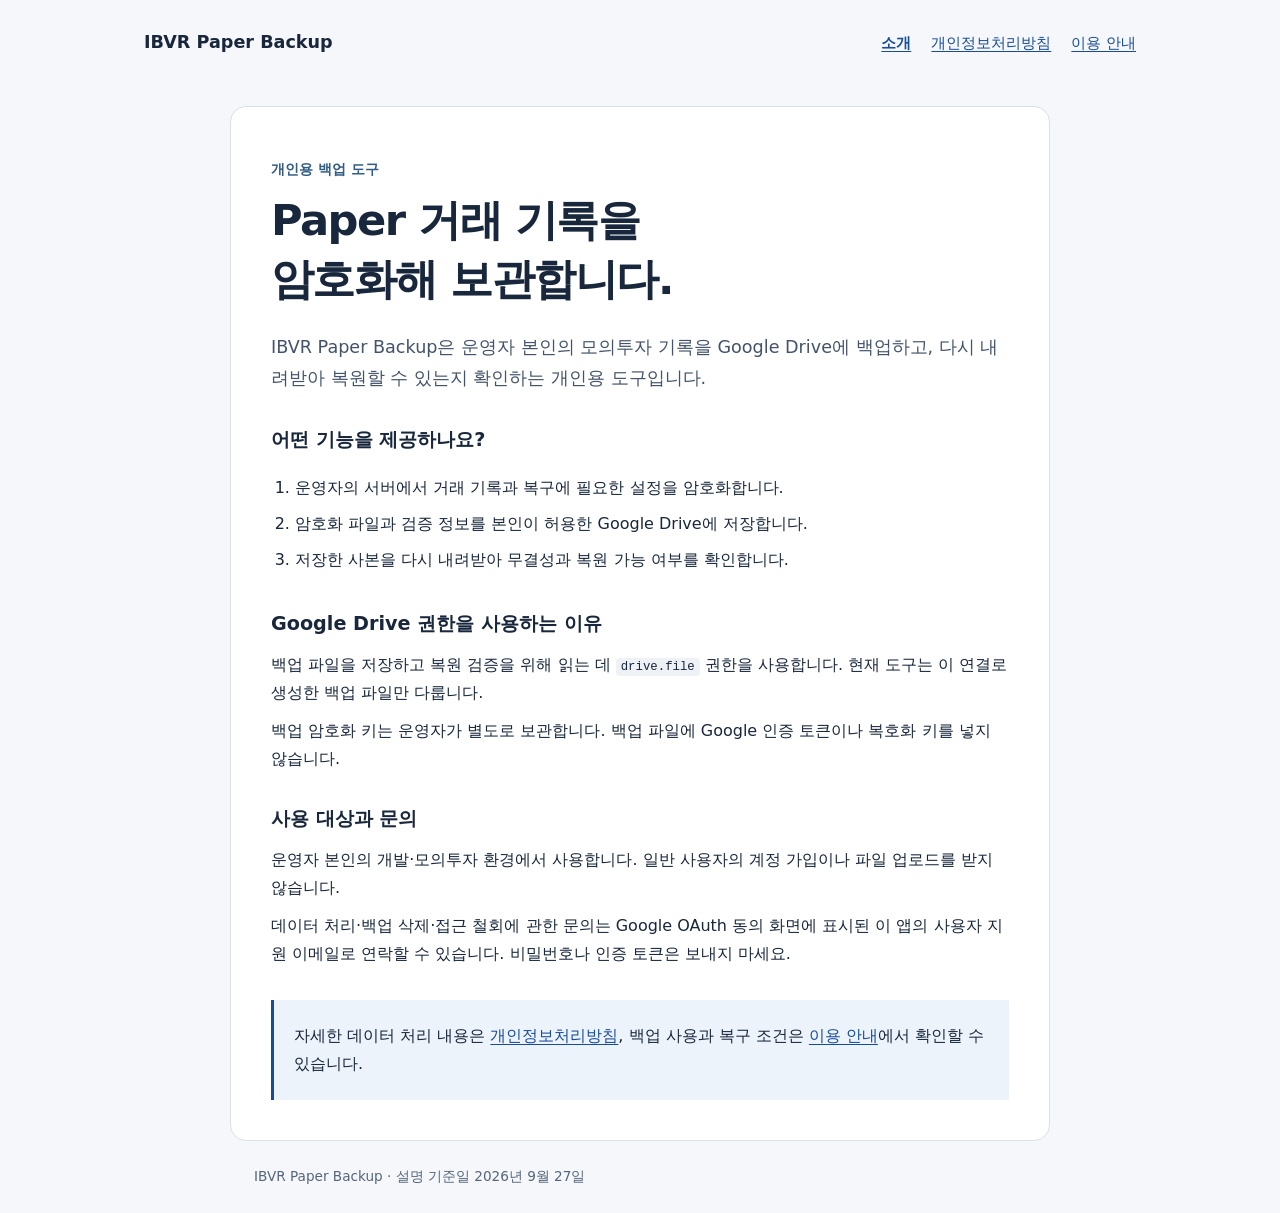
<file: index.html>
<!doctype html>
<html lang="ko">
<head>
  <meta charset="utf-8">
  <meta name="viewport" content="width=device-width, initial-scale=1">
  <meta name="description" content="IBVR Paper Backup의 개인용 Google Drive 암호화 백업 기능과 데이터 사용 안내입니다.">
  <title>IBVR Paper Backup</title>
  <link rel="stylesheet" href="style.css">
</head>
<body>
  <a class="skip" href="#main">본문으로 이동</a>
  <header><a class="brand" href="index.html">IBVR Paper Backup</a><nav aria-label="주 메뉴"><a href="index.html" aria-current="page">소개</a><a href="privacy.html">개인정보처리방침</a><a href="terms.html">이용 안내</a></nav></header>
  <main id="main">
    <p class="label">개인용 백업 도구</p>
    <h1>Paper 거래 기록을<br>암호화해 보관합니다.</h1>
    <p class="intro">IBVR Paper Backup은 운영자 본인의 모의투자 기록을 Google Drive에 백업하고, 다시 내려받아 복원할 수 있는지 확인하는 개인용 도구입니다.</p>
    <section><h2>어떤 기능을 제공하나요?</h2><ol><li>운영자의 서버에서 거래 기록과 복구에 필요한 설정을 암호화합니다.</li><li>암호화 파일과 검증 정보를 본인이 허용한 Google Drive에 저장합니다.</li><li>저장한 사본을 다시 내려받아 무결성과 복원 가능 여부를 확인합니다.</li></ol></section>
    <section><h2>Google Drive 권한을 사용하는 이유</h2><p>백업 파일을 저장하고 복원 검증을 위해 읽는 데 <code>drive.file</code> 권한을 사용합니다. 현재 도구는 이 연결로 생성한 백업 파일만 다룹니다.</p><p>백업 암호화 키는 운영자가 별도로 보관합니다. 백업 파일에 Google 인증 토큰이나 복호화 키를 넣지 않습니다.</p></section>
    <section><h2>사용 대상과 문의</h2><p>운영자 본인의 개발·모의투자 환경에서 사용합니다. 일반 사용자의 계정 가입이나 파일 업로드를 받지 않습니다.</p><p>데이터 처리·백업 삭제·접근 철회에 관한 문의는 Google OAuth 동의 화면에 표시된 이 앱의 사용자 지원 이메일로 연락할 수 있습니다. 비밀번호나 인증 토큰은 보내지 마세요.</p></section>
    <aside><p>자세한 데이터 처리 내용은 <a href="privacy.html">개인정보처리방침</a>, 백업 사용과 복구 조건은 <a href="terms.html">이용 안내</a>에서 확인할 수 있습니다.</p></aside>
  </main>
  <footer>IBVR Paper Backup · 설명 기준일 2026년 9월 27일</footer>
</body>
</html>
</file>
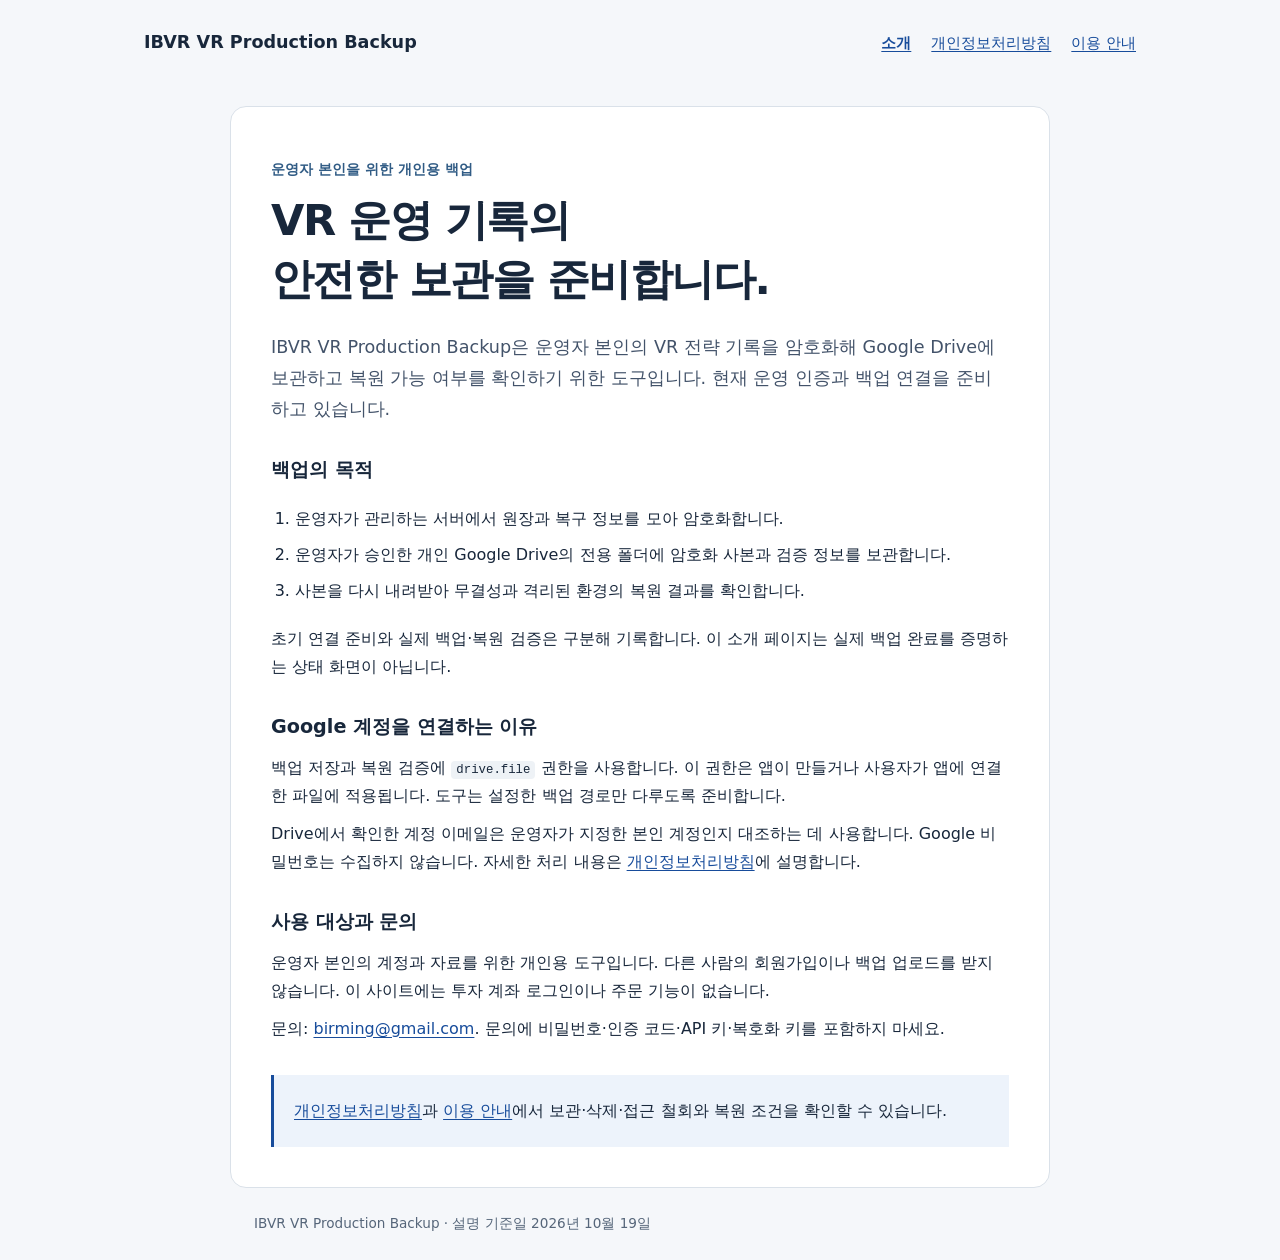
<file: vr-production/index.html>
<!doctype html>
<html lang="ko">
<head>
  <meta charset="utf-8">
  <meta name="viewport" content="width=device-width, initial-scale=1">
  <meta name="description" content="IBVR VR Production Backup의 개인용 Google Drive 백업과 데이터 처리 안내입니다.">
  <title>IBVR VR Production Backup</title>
  <link rel="stylesheet" href="style.css">
</head>
<body>
  <a class="skip" href="#main">본문으로 이동</a>
  <header><a class="brand" href="index.html">IBVR VR Production Backup</a><nav aria-label="주 메뉴"><a href="index.html" aria-current="page">소개</a><a href="privacy.html">개인정보처리방침</a><a href="terms.html">이용 안내</a></nav></header>
  <main id="main">
    <p class="label">운영자 본인을 위한 개인용 백업</p>
    <h1>VR 운영 기록의<br>안전한 보관을 준비합니다.</h1>
    <p class="intro">IBVR VR Production Backup은 운영자 본인의 VR 전략 기록을 암호화해 Google Drive에 보관하고 복원 가능 여부를 확인하기 위한 도구입니다. 현재 운영 인증과 백업 연결을 준비하고 있습니다.</p>
    <section><h2>백업의 목적</h2><ol><li>운영자가 관리하는 서버에서 원장과 복구 정보를 모아 암호화합니다.</li><li>운영자가 승인한 개인 Google Drive의 전용 폴더에 암호화 사본과 검증 정보를 보관합니다.</li><li>사본을 다시 내려받아 무결성과 격리된 환경의 복원 결과를 확인합니다.</li></ol><p>초기 연결 준비와 실제 백업·복원 검증은 구분해 기록합니다. 이 소개 페이지는 실제 백업 완료를 증명하는 상태 화면이 아닙니다.</p></section>
    <section><h2>Google 계정을 연결하는 이유</h2><p>백업 저장과 복원 검증에 <code>drive.file</code> 권한을 사용합니다. 이 권한은 앱이 만들거나 사용자가 앱에 연결한 파일에 적용됩니다. 도구는 설정한 백업 경로만 다루도록 준비합니다.</p><p>Drive에서 확인한 계정 이메일은 운영자가 지정한 본인 계정인지 대조하는 데 사용합니다. Google 비밀번호는 수집하지 않습니다. 자세한 처리 내용은 <a href="privacy.html">개인정보처리방침</a>에 설명합니다.</p></section>
    <section><h2>사용 대상과 문의</h2><p>운영자 본인의 계정과 자료를 위한 개인용 도구입니다. 다른 사람의 회원가입이나 백업 업로드를 받지 않습니다. 이 사이트에는 투자 계좌 로그인이나 주문 기능이 없습니다.</p><p>문의: <a href="mailto:birming@gmail.com">birming@gmail.com</a>. 문의에 비밀번호·인증 코드·API 키·복호화 키를 포함하지 마세요.</p></section>
    <aside><p><a href="privacy.html">개인정보처리방침</a>과 <a href="terms.html">이용 안내</a>에서 보관·삭제·접근 철회와 복원 조건을 확인할 수 있습니다.</p></aside>
  </main>
  <footer>IBVR VR Production Backup · 설명 기준일 2026년 10월 19일</footer>
</body>
</html>
</file>
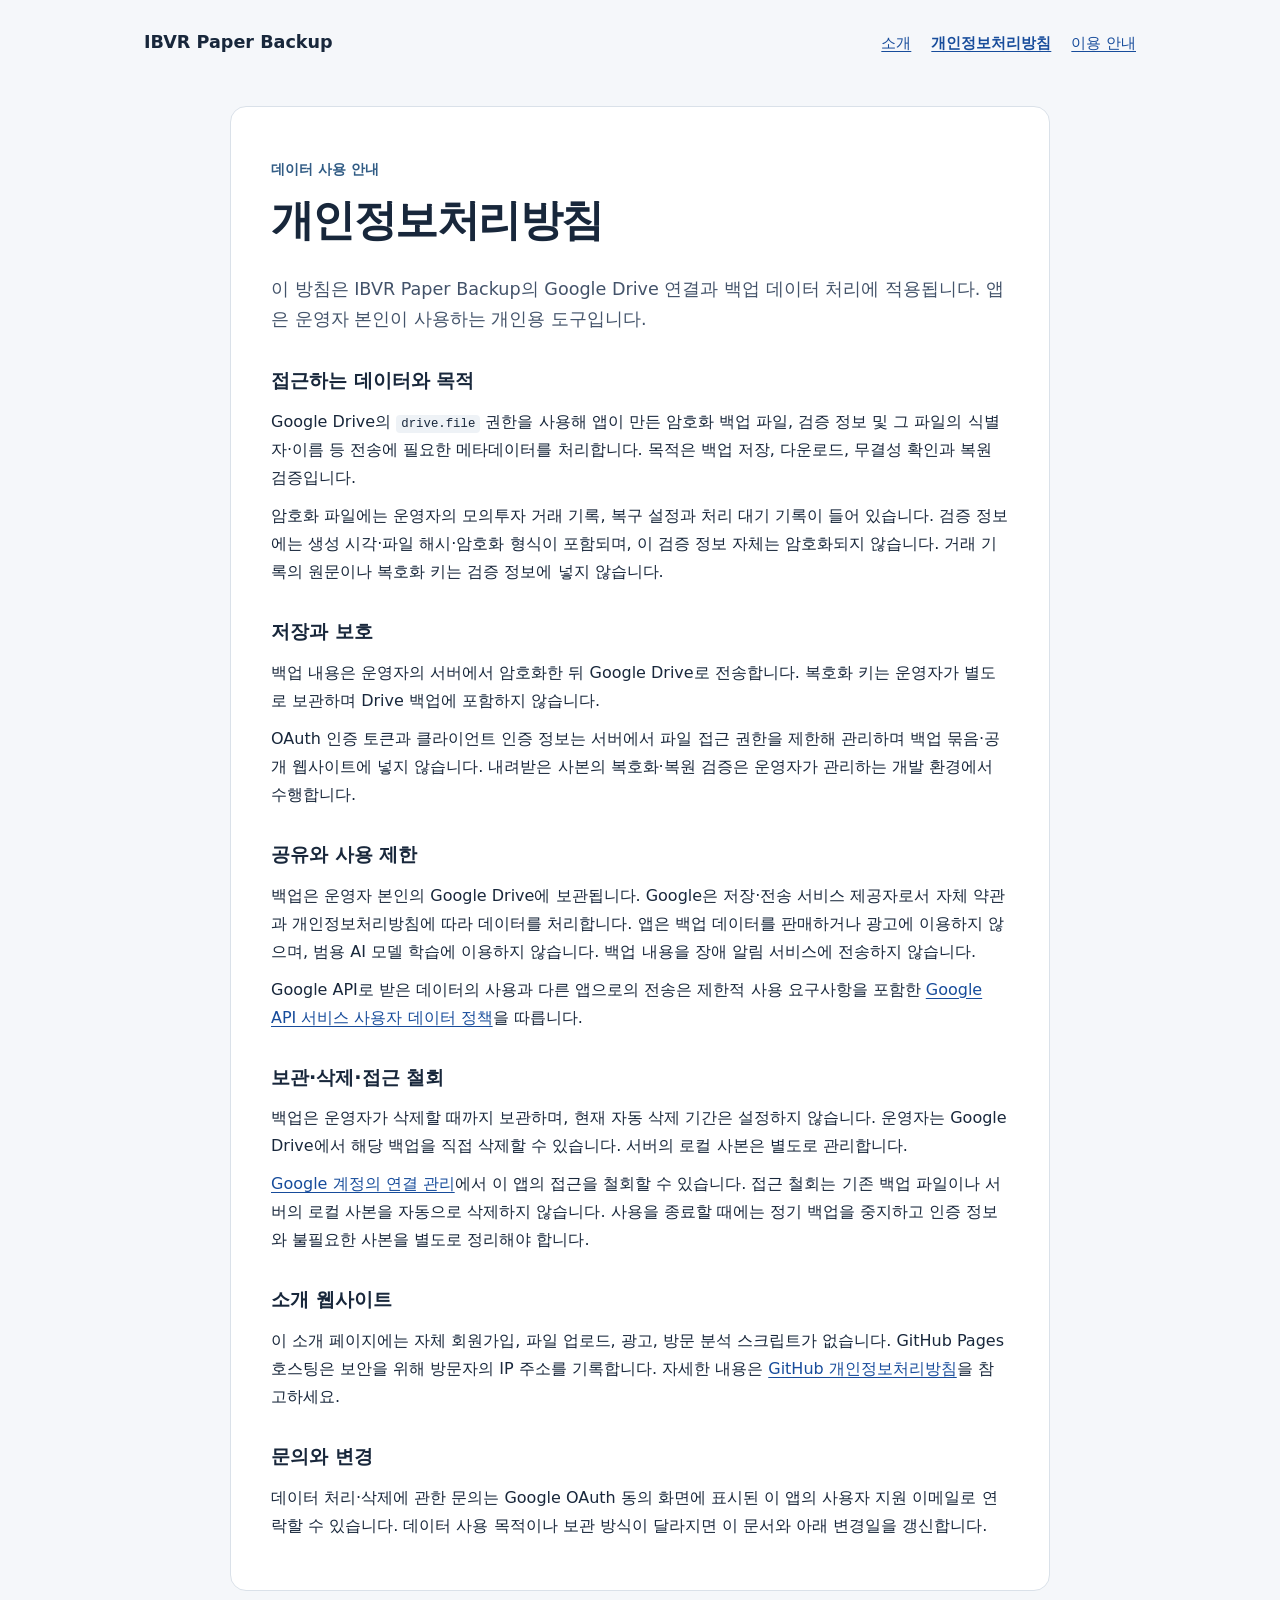
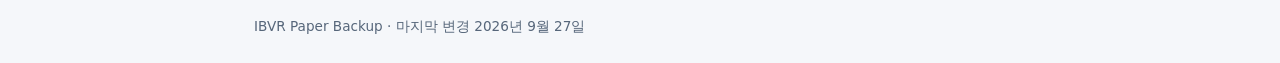
<file: privacy.html>
<!doctype html>
<html lang="ko">
<head>
  <meta charset="utf-8">
  <meta name="viewport" content="width=device-width, initial-scale=1">
  <title>개인정보처리방침 | IBVR Paper Backup</title>
  <link rel="stylesheet" href="style.css">
</head>
<body>
  <a class="skip" href="#main">본문으로 이동</a>
  <header><a class="brand" href="index.html">IBVR Paper Backup</a><nav aria-label="주 메뉴"><a href="index.html">소개</a><a href="privacy.html" aria-current="page">개인정보처리방침</a><a href="terms.html">이용 안내</a></nav></header>
  <main id="main">
    <p class="label">데이터 사용 안내</p><h1>개인정보처리방침</h1>
    <p class="intro">이 방침은 IBVR Paper Backup의 Google Drive 연결과 백업 데이터 처리에 적용됩니다. 앱은 운영자 본인이 사용하는 개인용 도구입니다.</p>
    <section><h2>접근하는 데이터와 목적</h2><p>Google Drive의 <code>drive.file</code> 권한을 사용해 앱이 만든 암호화 백업 파일, 검증 정보 및 그 파일의 식별자·이름 등 전송에 필요한 메타데이터를 처리합니다. 목적은 백업 저장, 다운로드, 무결성 확인과 복원 검증입니다.</p><p>암호화 파일에는 운영자의 모의투자 거래 기록, 복구 설정과 처리 대기 기록이 들어 있습니다. 검증 정보에는 생성 시각·파일 해시·암호화 형식이 포함되며, 이 검증 정보 자체는 암호화되지 않습니다. 거래 기록의 원문이나 복호화 키는 검증 정보에 넣지 않습니다.</p></section>
    <section><h2>저장과 보호</h2><p>백업 내용은 운영자의 서버에서 암호화한 뒤 Google Drive로 전송합니다. 복호화 키는 운영자가 별도로 보관하며 Drive 백업에 포함하지 않습니다.</p><p>OAuth 인증 토큰과 클라이언트 인증 정보는 서버에서 파일 접근 권한을 제한해 관리하며 백업 묶음·공개 웹사이트에 넣지 않습니다. 내려받은 사본의 복호화·복원 검증은 운영자가 관리하는 개발 환경에서 수행합니다.</p></section>
    <section><h2>공유와 사용 제한</h2><p>백업은 운영자 본인의 Google Drive에 보관됩니다. Google은 저장·전송 서비스 제공자로서 자체 약관과 개인정보처리방침에 따라 데이터를 처리합니다. 앱은 백업 데이터를 판매하거나 광고에 이용하지 않으며, 범용 AI 모델 학습에 이용하지 않습니다. 백업 내용을 장애 알림 서비스에 전송하지 않습니다.</p><p>Google API로 받은 데이터의 사용과 다른 앱으로의 전송은 제한적 사용 요구사항을 포함한 <a href="https://developers.google.com/terms/api-services-user-data-policy">Google API 서비스 사용자 데이터 정책</a>을 따릅니다.</p></section>
    <section><h2>보관·삭제·접근 철회</h2><p>백업은 운영자가 삭제할 때까지 보관하며, 현재 자동 삭제 기간은 설정하지 않습니다. 운영자는 Google Drive에서 해당 백업을 직접 삭제할 수 있습니다. 서버의 로컬 사본은 별도로 관리합니다.</p><p><a href="https://myaccount.google.com/connections">Google 계정의 연결 관리</a>에서 이 앱의 접근을 철회할 수 있습니다. 접근 철회는 기존 백업 파일이나 서버의 로컬 사본을 자동으로 삭제하지 않습니다. 사용을 종료할 때에는 정기 백업을 중지하고 인증 정보와 불필요한 사본을 별도로 정리해야 합니다.</p></section>
    <section><h2>소개 웹사이트</h2><p>이 소개 페이지에는 자체 회원가입, 파일 업로드, 광고, 방문 분석 스크립트가 없습니다. GitHub Pages 호스팅은 보안을 위해 방문자의 IP 주소를 기록합니다. 자세한 내용은 <a href="https://docs.github.com/en/site-policy/privacy-policies/github-general-privacy-statement">GitHub 개인정보처리방침</a>을 참고하세요.</p></section>
    <section><h2>문의와 변경</h2><p>데이터 처리·삭제에 관한 문의는 Google OAuth 동의 화면에 표시된 이 앱의 사용자 지원 이메일로 연락할 수 있습니다. 데이터 사용 목적이나 보관 방식이 달라지면 이 문서와 아래 변경일을 갱신합니다.</p></section>
  </main>
  <footer>IBVR Paper Backup · 마지막 변경 2026년 9월 27일</footer>
</body>
</html>
</file>
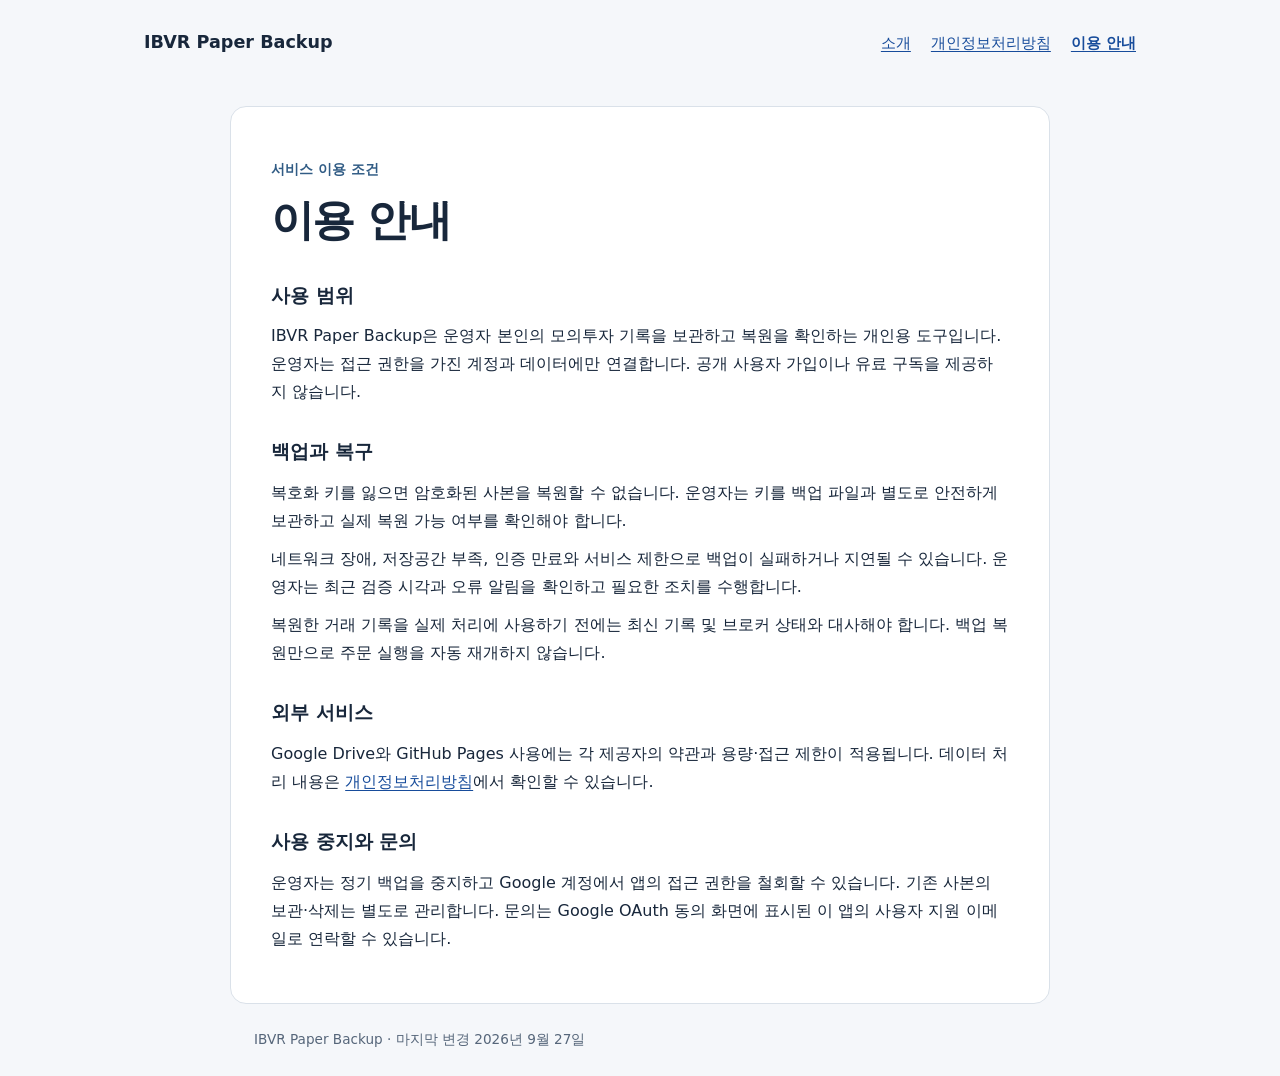
<file: terms.html>
<!doctype html>
<html lang="ko">
<head>
  <meta charset="utf-8">
  <meta name="viewport" content="width=device-width, initial-scale=1">
  <title>이용 안내 | IBVR Paper Backup</title>
  <link rel="stylesheet" href="style.css">
</head>
<body>
  <a class="skip" href="#main">본문으로 이동</a>
  <header><a class="brand" href="index.html">IBVR Paper Backup</a><nav aria-label="주 메뉴"><a href="index.html">소개</a><a href="privacy.html">개인정보처리방침</a><a href="terms.html" aria-current="page">이용 안내</a></nav></header>
  <main id="main">
    <p class="label">서비스 이용 조건</p><h1>이용 안내</h1>
    <section><h2>사용 범위</h2><p>IBVR Paper Backup은 운영자 본인의 모의투자 기록을 보관하고 복원을 확인하는 개인용 도구입니다. 운영자는 접근 권한을 가진 계정과 데이터에만 연결합니다. 공개 사용자 가입이나 유료 구독을 제공하지 않습니다.</p></section>
    <section><h2>백업과 복구</h2><p>복호화 키를 잃으면 암호화된 사본을 복원할 수 없습니다. 운영자는 키를 백업 파일과 별도로 안전하게 보관하고 실제 복원 가능 여부를 확인해야 합니다.</p><p>네트워크 장애, 저장공간 부족, 인증 만료와 서비스 제한으로 백업이 실패하거나 지연될 수 있습니다. 운영자는 최근 검증 시각과 오류 알림을 확인하고 필요한 조치를 수행합니다.</p><p>복원한 거래 기록을 실제 처리에 사용하기 전에는 최신 기록 및 브로커 상태와 대사해야 합니다. 백업 복원만으로 주문 실행을 자동 재개하지 않습니다.</p></section>
    <section><h2>외부 서비스</h2><p>Google Drive와 GitHub Pages 사용에는 각 제공자의 약관과 용량·접근 제한이 적용됩니다. 데이터 처리 내용은 <a href="privacy.html">개인정보처리방침</a>에서 확인할 수 있습니다.</p></section>
    <section><h2>사용 중지와 문의</h2><p>운영자는 정기 백업을 중지하고 Google 계정에서 앱의 접근 권한을 철회할 수 있습니다. 기존 사본의 보관·삭제는 별도로 관리합니다. 문의는 Google OAuth 동의 화면에 표시된 이 앱의 사용자 지원 이메일로 연락할 수 있습니다.</p></section>
  </main>
  <footer>IBVR Paper Backup · 마지막 변경 2026년 9월 27일</footer>
</body>
</html>
</file>
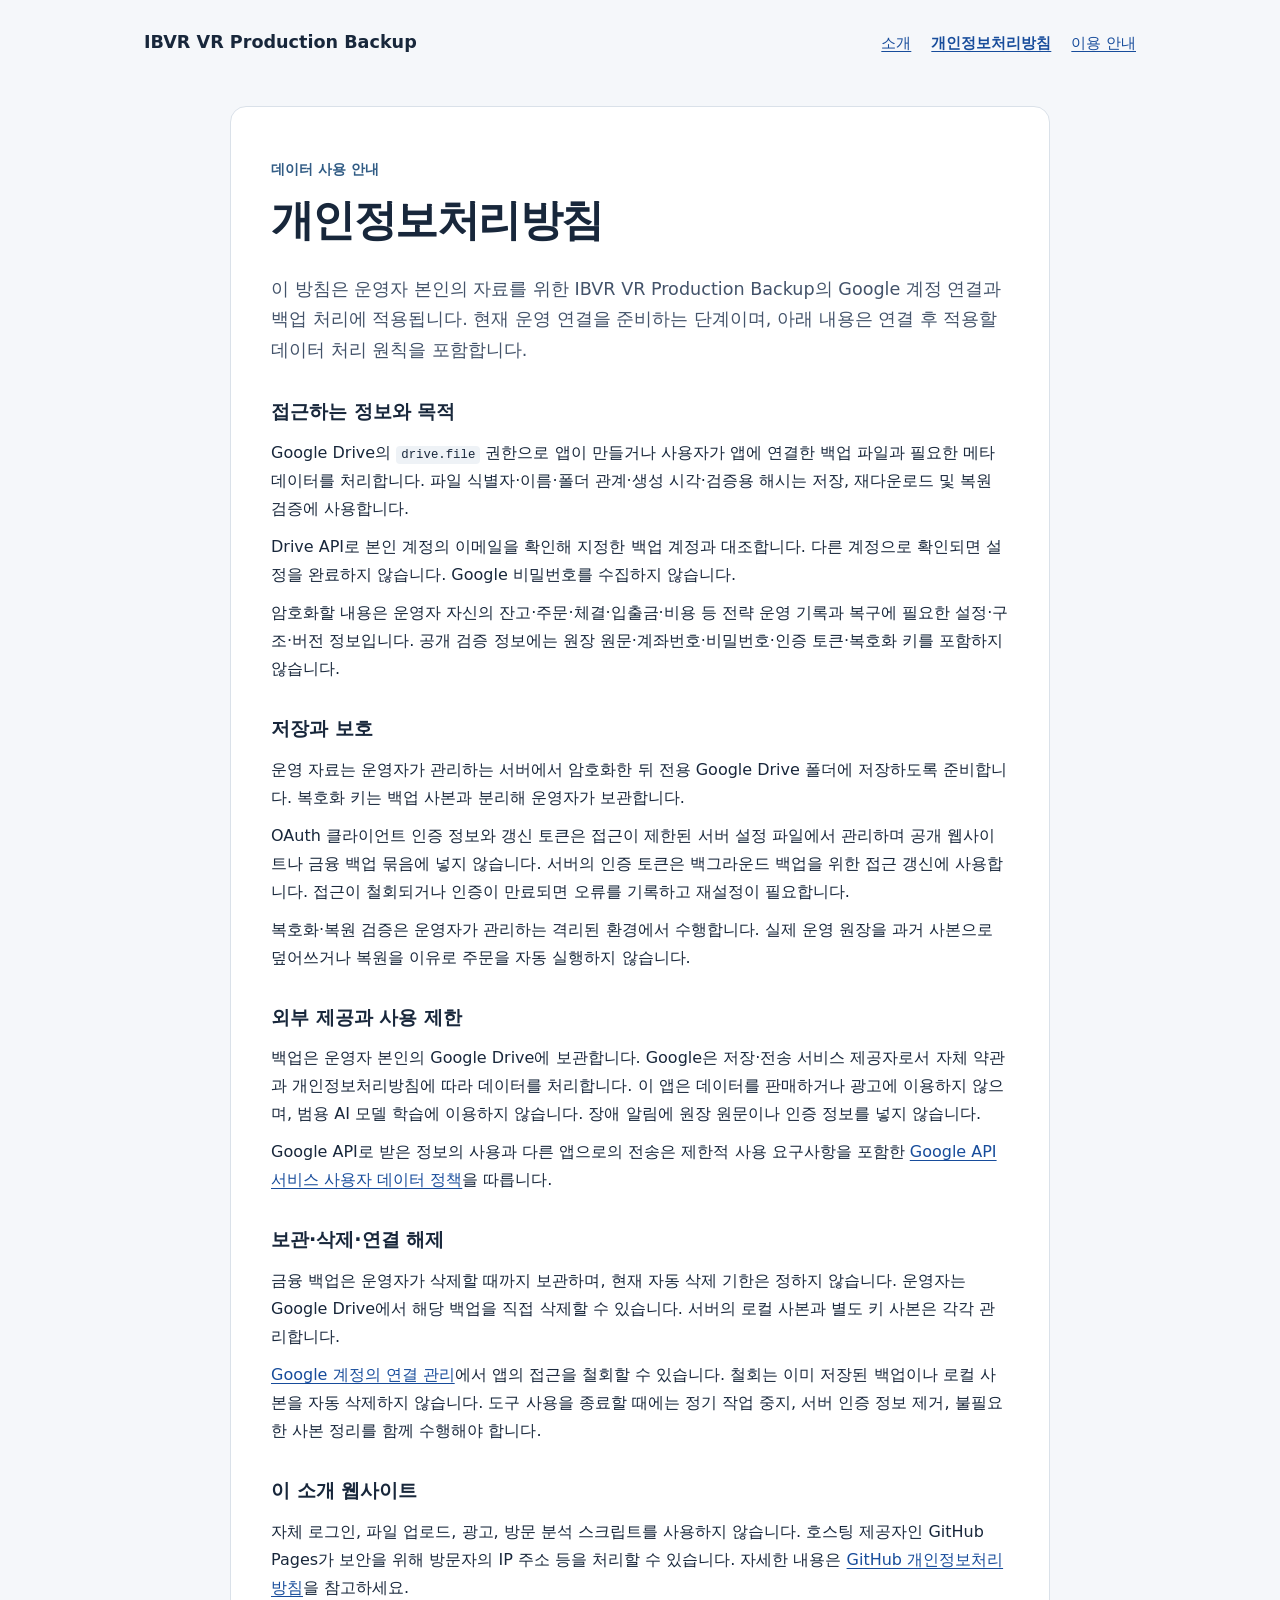
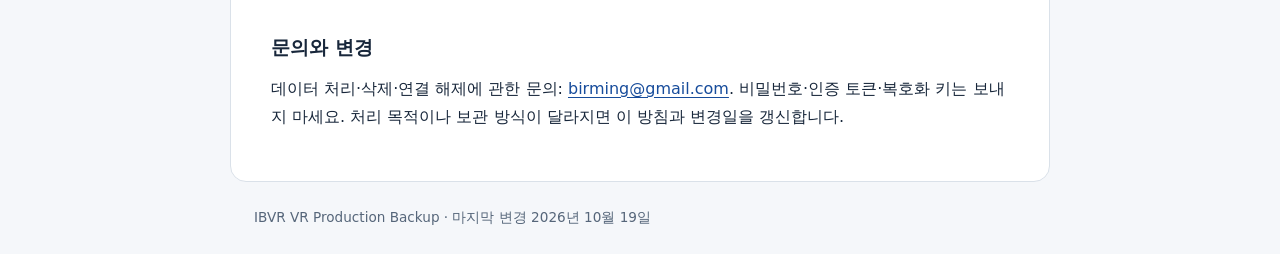
<file: vr-production/privacy.html>
<!doctype html>
<html lang="ko">
<head>
  <meta charset="utf-8">
  <meta name="viewport" content="width=device-width, initial-scale=1">
  <title>개인정보처리방침 | IBVR VR Production Backup</title>
  <link rel="stylesheet" href="style.css">
</head>
<body>
  <a class="skip" href="#main">본문으로 이동</a>
  <header><a class="brand" href="index.html">IBVR VR Production Backup</a><nav aria-label="주 메뉴"><a href="index.html">소개</a><a href="privacy.html" aria-current="page">개인정보처리방침</a><a href="terms.html">이용 안내</a></nav></header>
  <main id="main">
    <p class="label">데이터 사용 안내</p><h1>개인정보처리방침</h1>
    <p class="intro">이 방침은 운영자 본인의 자료를 위한 IBVR VR Production Backup의 Google 계정 연결과 백업 처리에 적용됩니다. 현재 운영 연결을 준비하는 단계이며, 아래 내용은 연결 후 적용할 데이터 처리 원칙을 포함합니다.</p>
    <section><h2>접근하는 정보와 목적</h2><p>Google Drive의 <code>drive.file</code> 권한으로 앱이 만들거나 사용자가 앱에 연결한 백업 파일과 필요한 메타데이터를 처리합니다. 파일 식별자·이름·폴더 관계·생성 시각·검증용 해시는 저장, 재다운로드 및 복원 검증에 사용합니다.</p><p>Drive API로 본인 계정의 이메일을 확인해 지정한 백업 계정과 대조합니다. 다른 계정으로 확인되면 설정을 완료하지 않습니다. Google 비밀번호를 수집하지 않습니다.</p><p>암호화할 내용은 운영자 자신의 잔고·주문·체결·입출금·비용 등 전략 운영 기록과 복구에 필요한 설정·구조·버전 정보입니다. 공개 검증 정보에는 원장 원문·계좌번호·비밀번호·인증 토큰·복호화 키를 포함하지 않습니다.</p></section>
    <section><h2>저장과 보호</h2><p>운영 자료는 운영자가 관리하는 서버에서 암호화한 뒤 전용 Google Drive 폴더에 저장하도록 준비합니다. 복호화 키는 백업 사본과 분리해 운영자가 보관합니다.</p><p>OAuth 클라이언트 인증 정보와 갱신 토큰은 접근이 제한된 서버 설정 파일에서 관리하며 공개 웹사이트나 금융 백업 묶음에 넣지 않습니다. 서버의 인증 토큰은 백그라운드 백업을 위한 접근 갱신에 사용합니다. 접근이 철회되거나 인증이 만료되면 오류를 기록하고 재설정이 필요합니다.</p><p>복호화·복원 검증은 운영자가 관리하는 격리된 환경에서 수행합니다. 실제 운영 원장을 과거 사본으로 덮어쓰거나 복원을 이유로 주문을 자동 실행하지 않습니다.</p></section>
    <section><h2>외부 제공과 사용 제한</h2><p>백업은 운영자 본인의 Google Drive에 보관합니다. Google은 저장·전송 서비스 제공자로서 자체 약관과 개인정보처리방침에 따라 데이터를 처리합니다. 이 앱은 데이터를 판매하거나 광고에 이용하지 않으며, 범용 AI 모델 학습에 이용하지 않습니다. 장애 알림에 원장 원문이나 인증 정보를 넣지 않습니다.</p><p>Google API로 받은 정보의 사용과 다른 앱으로의 전송은 제한적 사용 요구사항을 포함한 <a href="https://developers.google.com/terms/api-services-user-data-policy">Google API 서비스 사용자 데이터 정책</a>을 따릅니다.</p></section>
    <section><h2>보관·삭제·연결 해제</h2><p>금융 백업은 운영자가 삭제할 때까지 보관하며, 현재 자동 삭제 기한은 정하지 않습니다. 운영자는 Google Drive에서 해당 백업을 직접 삭제할 수 있습니다. 서버의 로컬 사본과 별도 키 사본은 각각 관리합니다.</p><p><a href="https://myaccount.google.com/connections">Google 계정의 연결 관리</a>에서 앱의 접근을 철회할 수 있습니다. 철회는 이미 저장된 백업이나 로컬 사본을 자동 삭제하지 않습니다. 도구 사용을 종료할 때에는 정기 작업 중지, 서버 인증 정보 제거, 불필요한 사본 정리를 함께 수행해야 합니다.</p></section>
    <section><h2>이 소개 웹사이트</h2><p>자체 로그인, 파일 업로드, 광고, 방문 분석 스크립트를 사용하지 않습니다. 호스팅 제공자인 GitHub Pages가 보안을 위해 방문자의 IP 주소 등을 처리할 수 있습니다. 자세한 내용은 <a href="https://docs.github.com/en/site-policy/privacy-policies/github-general-privacy-statement">GitHub 개인정보처리방침</a>을 참고하세요.</p></section>
    <section><h2>문의와 변경</h2><p>데이터 처리·삭제·연결 해제에 관한 문의: <a href="mailto:birming@gmail.com">birming@gmail.com</a>. 비밀번호·인증 토큰·복호화 키는 보내지 마세요. 처리 목적이나 보관 방식이 달라지면 이 방침과 변경일을 갱신합니다.</p></section>
  </main>
  <footer>IBVR VR Production Backup · 마지막 변경 2026년 10월 19일</footer>
</body>
</html>
</file>
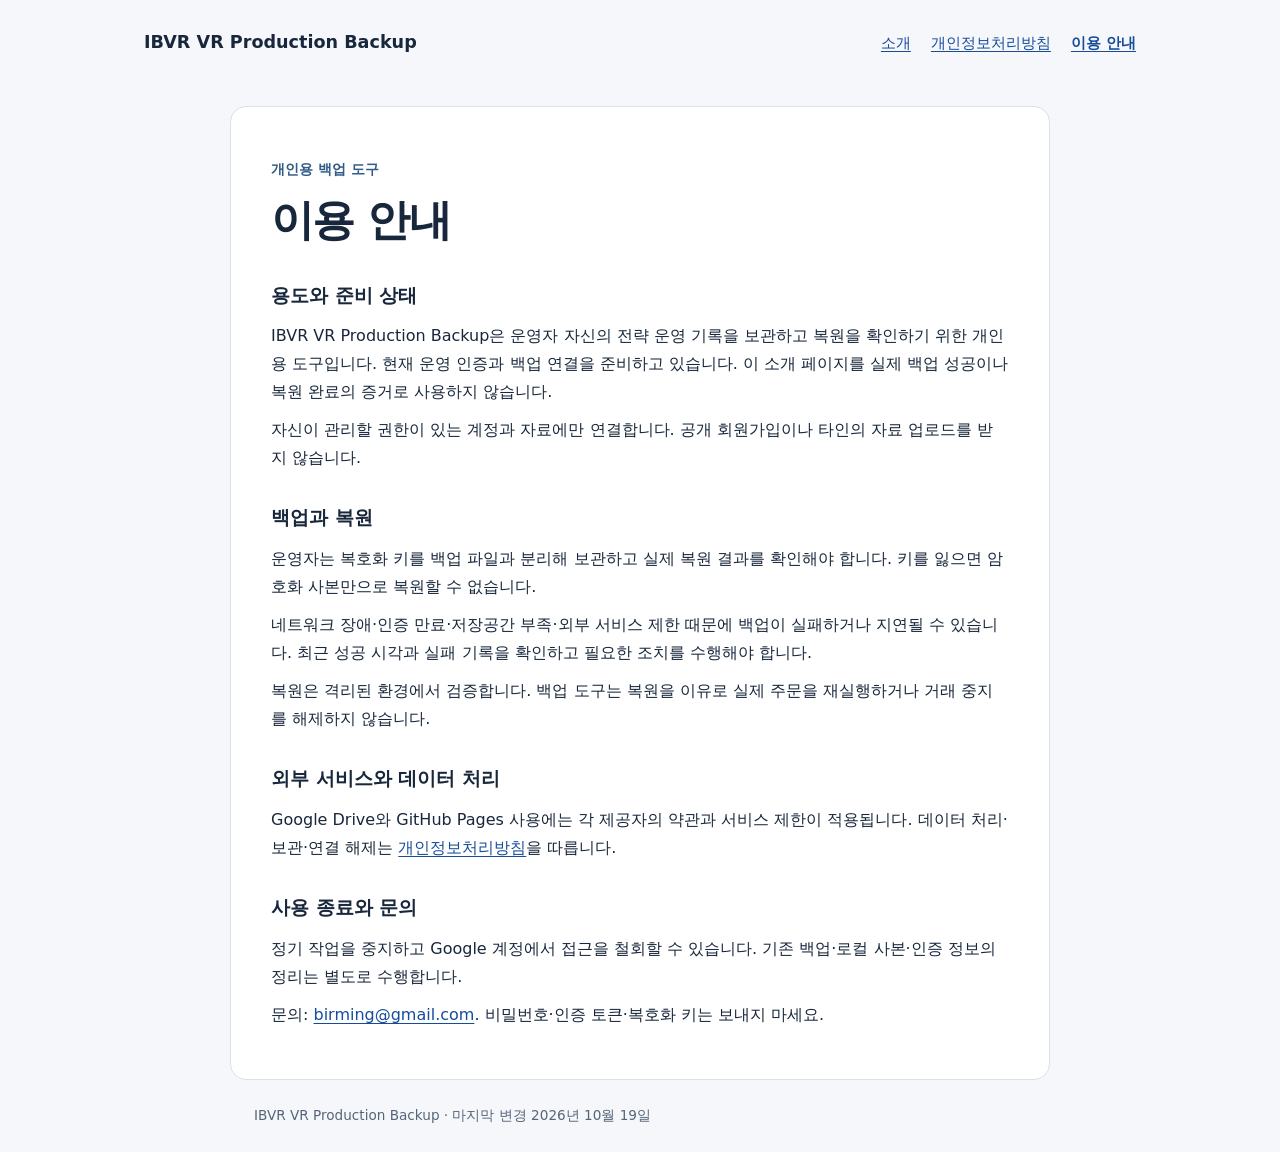
<file: vr-production/terms.html>
<!doctype html>
<html lang="ko">
<head>
  <meta charset="utf-8">
  <meta name="viewport" content="width=device-width, initial-scale=1">
  <title>이용 안내 | IBVR VR Production Backup</title>
  <link rel="stylesheet" href="style.css">
</head>
<body>
  <a class="skip" href="#main">본문으로 이동</a>
  <header><a class="brand" href="index.html">IBVR VR Production Backup</a><nav aria-label="주 메뉴"><a href="index.html">소개</a><a href="privacy.html">개인정보처리방침</a><a href="terms.html" aria-current="page">이용 안내</a></nav></header>
  <main id="main">
    <p class="label">개인용 백업 도구</p><h1>이용 안내</h1>
    <section><h2>용도와 준비 상태</h2><p>IBVR VR Production Backup은 운영자 자신의 전략 운영 기록을 보관하고 복원을 확인하기 위한 개인용 도구입니다. 현재 운영 인증과 백업 연결을 준비하고 있습니다. 이 소개 페이지를 실제 백업 성공이나 복원 완료의 증거로 사용하지 않습니다.</p><p>자신이 관리할 권한이 있는 계정과 자료에만 연결합니다. 공개 회원가입이나 타인의 자료 업로드를 받지 않습니다.</p></section>
    <section><h2>백업과 복원</h2><p>운영자는 복호화 키를 백업 파일과 분리해 보관하고 실제 복원 결과를 확인해야 합니다. 키를 잃으면 암호화 사본만으로 복원할 수 없습니다.</p><p>네트워크 장애·인증 만료·저장공간 부족·외부 서비스 제한 때문에 백업이 실패하거나 지연될 수 있습니다. 최근 성공 시각과 실패 기록을 확인하고 필요한 조치를 수행해야 합니다.</p><p>복원은 격리된 환경에서 검증합니다. 백업 도구는 복원을 이유로 실제 주문을 재실행하거나 거래 중지를 해제하지 않습니다.</p></section>
    <section><h2>외부 서비스와 데이터 처리</h2><p>Google Drive와 GitHub Pages 사용에는 각 제공자의 약관과 서비스 제한이 적용됩니다. 데이터 처리·보관·연결 해제는 <a href="privacy.html">개인정보처리방침</a>을 따릅니다.</p></section>
    <section><h2>사용 종료와 문의</h2><p>정기 작업을 중지하고 Google 계정에서 접근을 철회할 수 있습니다. 기존 백업·로컬 사본·인증 정보의 정리는 별도로 수행합니다.</p><p>문의: <a href="mailto:birming@gmail.com">birming@gmail.com</a>. 비밀번호·인증 토큰·복호화 키는 보내지 마세요.</p></section>
  </main>
  <footer>IBVR VR Production Backup · 마지막 변경 2026년 10월 19일</footer>
</body>
</html>
</file>
<file: style.css>
:root{font-family:system-ui,-apple-system,"Segoe UI",sans-serif;color:#18273b;background:#f5f7fa;line-height:1.75;color-scheme:light}
*{box-sizing:border-box}body{margin:0}a{color:#174c9b;text-underline-offset:.2em}a:focus-visible{outline:3px solid #cc6800;outline-offset:4px;border-radius:2px}
header{max-width:1040px;margin:auto;padding:24px;display:flex;justify-content:space-between;align-items:center;gap:20px;flex-wrap:wrap}.brand{font-size:1.1rem;font-weight:750;color:#18273b;text-decoration:none}
nav{display:flex;gap:20px;flex-wrap:wrap}nav a{font-size:.92rem;padding:6px 0}nav [aria-current=page]{font-weight:750}
main{max-width:820px;margin:20px auto 0;padding:40px;background:#fff;border:1px solid #dae1e9;border-radius:16px}h1{font-size:clamp(1.8rem,5vw,2.7rem);line-height:1.35;letter-spacing:-.035em;margin:8px 0 24px;overflow-wrap:anywhere}
h2{font-size:1.2rem;line-height:1.5;margin:0 0 12px}section{margin-top:32px}p{margin:10px 0;overflow-wrap:anywhere}.label{color:#315c85;font-size:.88rem;font-weight:700}.intro{font-size:1.1rem;color:#43536a}
ol{padding-left:24px}li{padding:4px 0}code{font-size:.95em;background:#eef2f6;padding:2px 5px;border-radius:4px}aside{background:#edf3fb;border-left:3px solid #174c9b;padding:12px 20px;margin-top:32px}footer{max-width:820px;margin:0 auto;padding:24px;color:#56667a;font-size:.85rem}
.skip{position:absolute;left:12px;top:-100px;background:white;padding:8px;z-index:1}.skip:focus{top:8px}@media(max-width:600px){header{padding:20px}nav{gap:16px}main{margin:8px 12px 0;padding:24px 20px}footer{padding:20px 24px}}@media print{body{background:white}main{border:0}header,footer,.skip{display:none}main{padding:0}}
</file>
<file: vr-production/style.css>
:root{font-family:system-ui,-apple-system,"Segoe UI",sans-serif;color:#18273b;background:#f5f7fa;line-height:1.75;color-scheme:light}
*{box-sizing:border-box}body{margin:0}a{color:#174c9b;text-underline-offset:.2em}a:focus-visible{outline:3px solid #cc6800;outline-offset:4px;border-radius:2px}
header{max-width:1040px;margin:auto;padding:24px;display:flex;justify-content:space-between;align-items:center;gap:20px;flex-wrap:wrap}.brand{font-size:1.1rem;font-weight:750;color:#18273b;text-decoration:none}
nav{display:flex;gap:20px;flex-wrap:wrap}nav a{font-size:.92rem;padding:6px 0}nav [aria-current=page]{font-weight:750}
main{max-width:820px;margin:20px auto 0;padding:40px;background:#fff;border:1px solid #dae1e9;border-radius:16px}h1{font-size:clamp(1.8rem,5vw,2.7rem);line-height:1.35;letter-spacing:-.035em;margin:8px 0 24px;overflow-wrap:anywhere}
h2{font-size:1.2rem;line-height:1.5;margin:0 0 12px}section{margin-top:32px}p{margin:10px 0;overflow-wrap:anywhere}.label{color:#315c85;font-size:.88rem;font-weight:700}.intro{font-size:1.1rem;color:#43536a}
ol{padding-left:24px}li{padding:4px 0}code{font-size:.95em;background:#eef2f6;padding:2px 5px;border-radius:4px}aside{background:#edf3fb;border-left:3px solid #174c9b;padding:12px 20px;margin-top:32px}footer{max-width:820px;margin:0 auto;padding:24px;color:#56667a;font-size:.85rem}
.skip{position:absolute;left:12px;top:-100px;background:white;padding:8px;z-index:1}.skip:focus{top:8px}@media(max-width:600px){header{padding:20px}nav{gap:16px}main{margin:8px 12px 0;padding:24px 20px}footer{padding:20px 24px}}@media print{body{background:white}main{border:0}header,footer,.skip{display:none}main{padding:0}}
</file>
